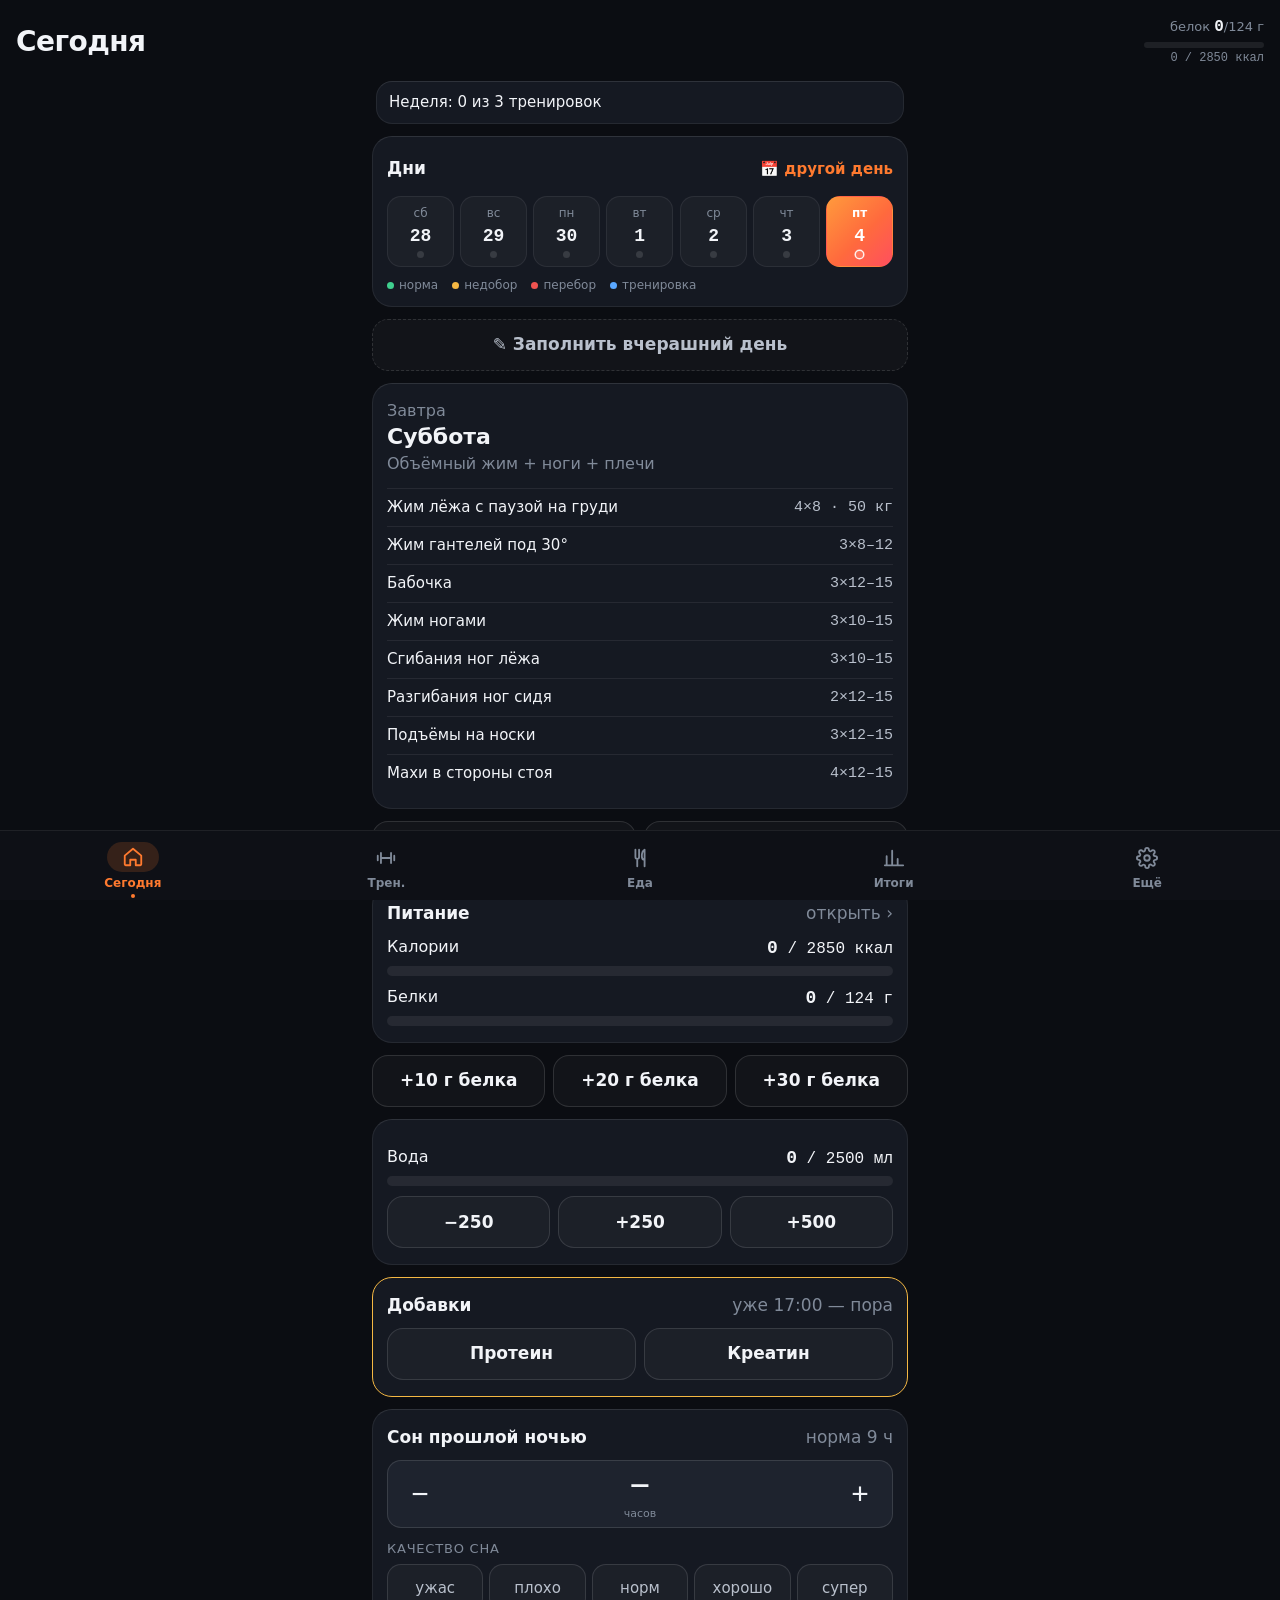
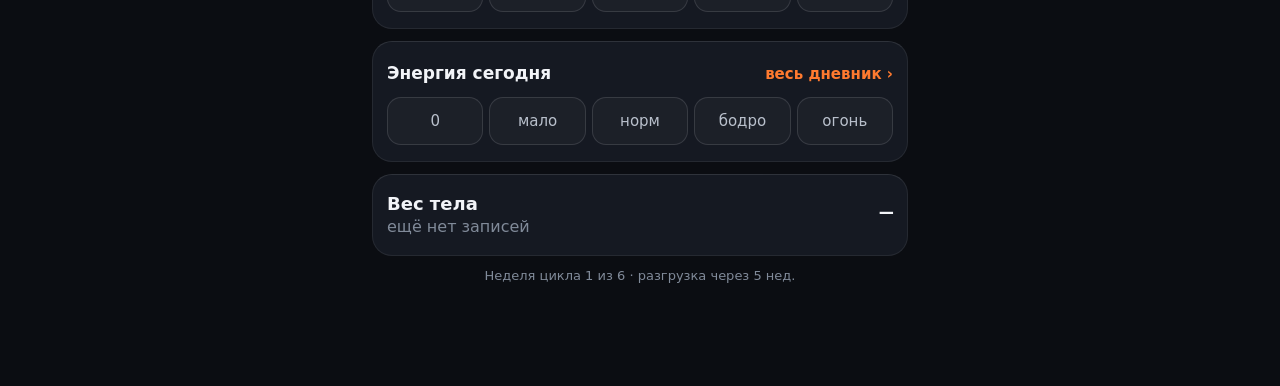
<file: index.html>
<!doctype html>
<html lang="ru">
<head>
<meta charset="utf-8">
<meta name="viewport" content="width=device-width, initial-scale=1, viewport-fit=cover">
<meta name="theme-color" content="#0b0d12">
<meta name="mobile-web-app-capable" content="yes">
<meta name="apple-mobile-web-app-capable" content="yes">
<title>Мой дневник</title>
<link rel="manifest" href="manifest.webmanifest">
<link rel="icon" href="icon.svg" type="image/svg+xml">
<link rel="apple-touch-icon" href="icon-192.png">
<link rel="stylesheet" href="style.css">
</head>
<body>
<header class="top">
  <h1 id="title">Сегодня</h1>
  <div id="topDetail" class="top-detail"></div>
</header>
<main id="view"></main>
<div id="timer" class="timer hidden">
  <div class="timer-main">
    <div class="timer-label" id="timerLabel">Отдых</div>
    <div class="timer-time mono" id="timerTime">0:00</div>
  </div>
  <button class="tbtn" id="timerPlus">+30с</button>
  <button class="tbtn" id="timerStop">✕</button>
</div>
<nav class="tabs">
  <a href="#home" data-tab="home"><span><svg viewBox="0 0 24 24" fill="none" stroke="currentColor" stroke-width="2" stroke-linecap="round" stroke-linejoin="round"><path d="M3 10.5 12 3l9 7.5V20a1 1 0 0 1-1 1h-5v-6h-6v6H4a1 1 0 0 1-1-1z"/></svg></span>Сегодня</a>
  <a href="#train" data-tab="train"><span><svg viewBox="0 0 24 24" fill="none" stroke="currentColor" stroke-width="2" stroke-linecap="round" stroke-linejoin="round"><path d="M6.5 6.5v11M17.5 6.5v11M3 9.5v5M21 9.5v5M6.5 12h11"/></svg></span>Трен.</a>
  <a href="#food" data-tab="food"><span><svg viewBox="0 0 24 24" fill="none" stroke="currentColor" stroke-width="2" stroke-linecap="round" stroke-linejoin="round"><path d="M7 3v8a2 2 0 0 0 2 2v8M11 3v8a2 2 0 0 1-2 2M17 21V3c-2 1-3 4-3 7s1 4 3 4"/></svg></span>Еда</a>
  <a href="#stats" data-tab="stats"><span><svg viewBox="0 0 24 24" fill="none" stroke="currentColor" stroke-width="2" stroke-linecap="round" stroke-linejoin="round"><path d="M4 20V10M10 20V4M16 20v-7M22 20H2"/></svg></span>Итоги</a>
  <a href="#settings" data-tab="settings"><span><svg viewBox="0 0 24 24" fill="none" stroke="currentColor" stroke-width="2" stroke-linecap="round" stroke-linejoin="round"><circle cx="12" cy="12" r="3"/><path d="M19.4 15a1.7 1.7 0 0 0 .3 1.8l.1.1a2 2 0 1 1-2.8 2.8l-.1-.1a1.7 1.7 0 0 0-1.8-.3 1.7 1.7 0 0 0-1 1.5V21a2 2 0 1 1-4 0v-.1a1.7 1.7 0 0 0-1.1-1.5 1.7 1.7 0 0 0-1.8.3l-.1.1a2 2 0 1 1-2.8-2.8l.1-.1a1.7 1.7 0 0 0 .3-1.8 1.7 1.7 0 0 0-1.5-1H3a2 2 0 1 1 0-4h.1a1.7 1.7 0 0 0 1.5-1.1 1.7 1.7 0 0 0-.3-1.8l-.1-.1a2 2 0 1 1 2.8-2.8l.1.1a1.7 1.7 0 0 0 1.8.3H9a1.7 1.7 0 0 0 1-1.5V3a2 2 0 1 1 4 0v.1a1.7 1.7 0 0 0 1 1.5 1.7 1.7 0 0 0 1.8-.3l.1-.1a2 2 0 1 1 2.8 2.8l-.1.1a1.7 1.7 0 0 0-.3 1.8V9a1.7 1.7 0 0 0 1.5 1H21a2 2 0 1 1 0 4h-.1a1.7 1.7 0 0 0-1.5 1z"/></svg></span>Ещё</a>
</nav>
<script src="data.js"></script>
<script src="core.js"></script>
<script src="train.js"></script>
<script src="food.js"></script>
<script src="day.js"></script>
<script src="stats.js"></script>
<script src="xlsx.js"></script>
<script src="settings.js"></script>
</body>
</html>
</file>
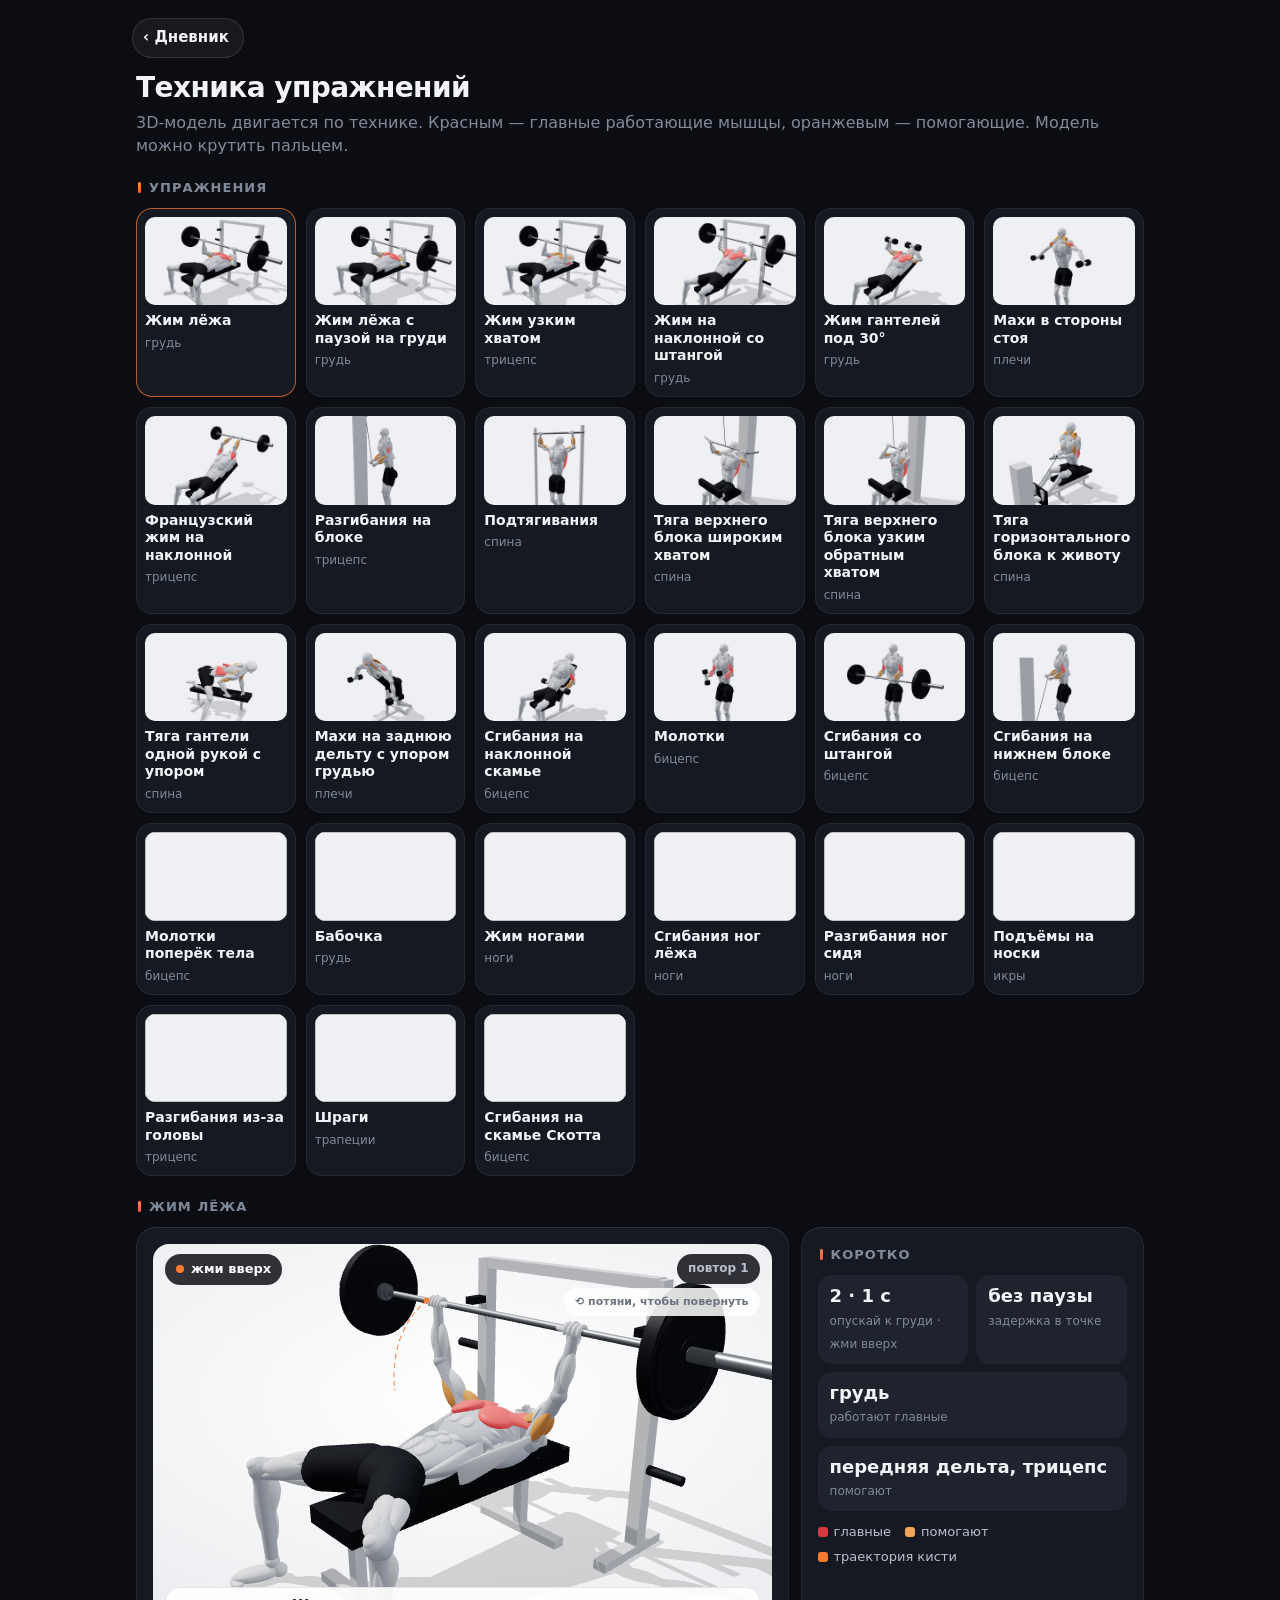
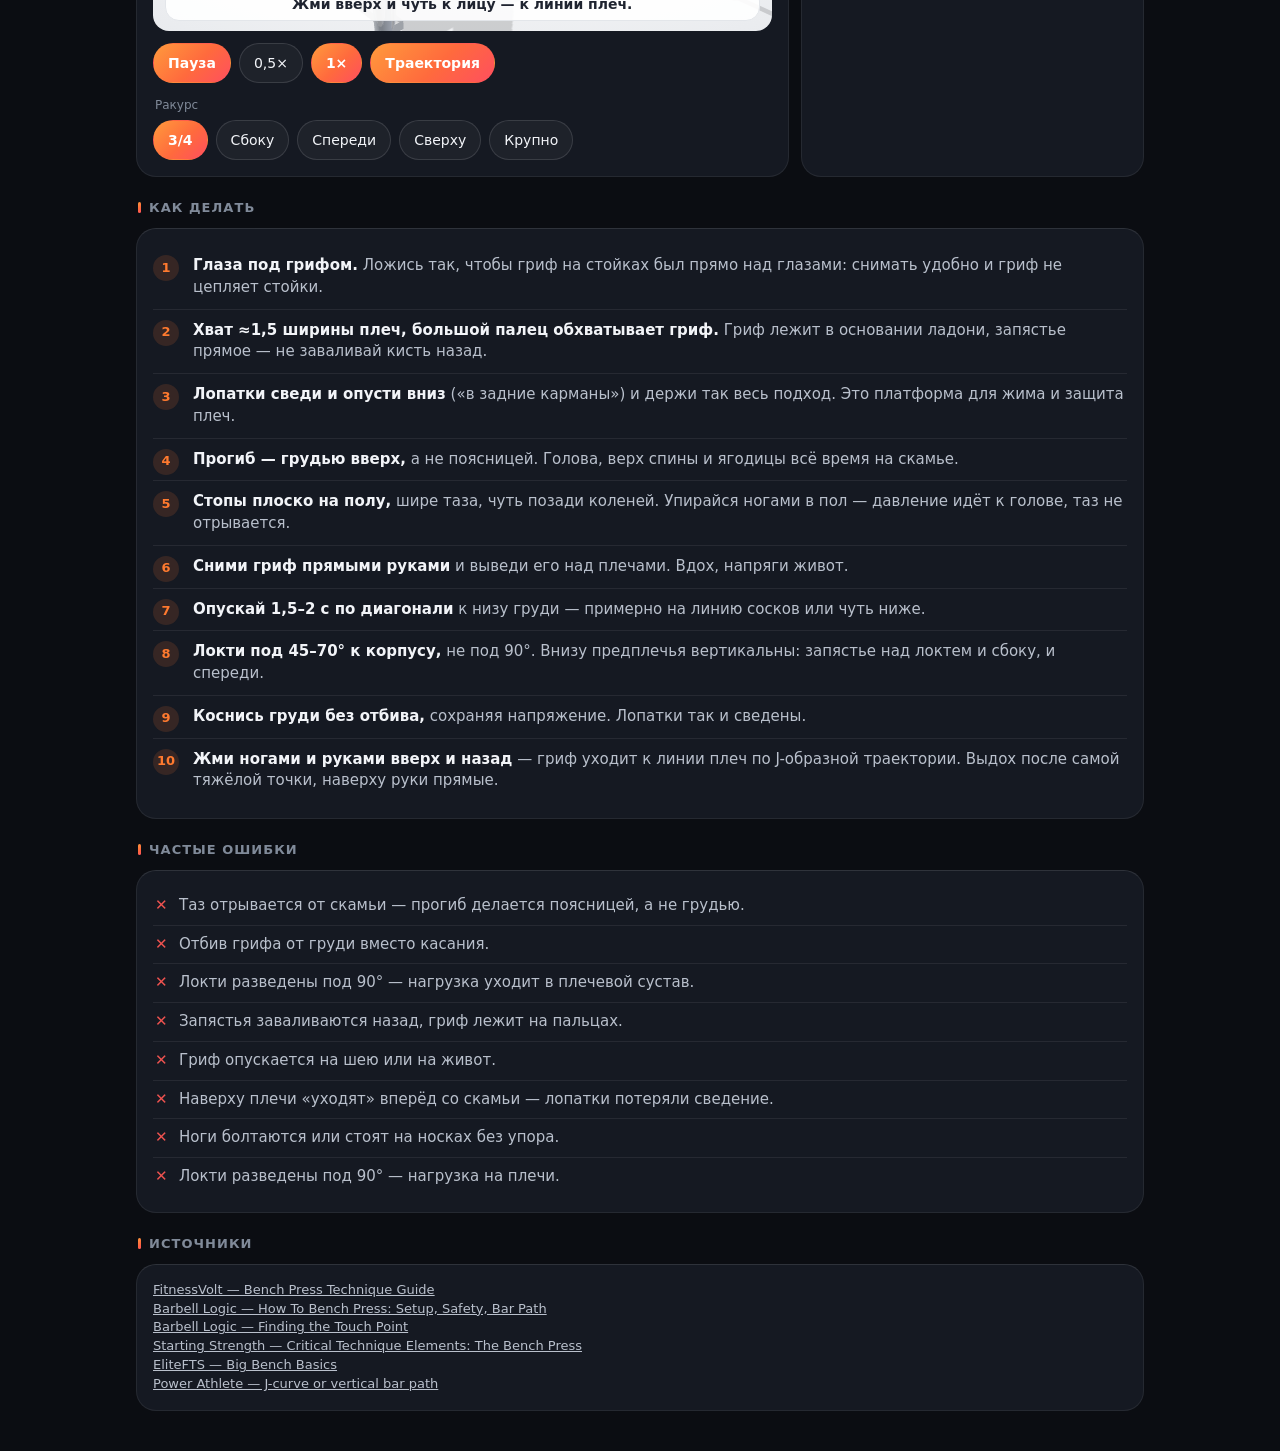
<file: gallery.html>
<!doctype html>
<html lang="ru">
<head>
<meta charset="utf-8">
<meta name="viewport" content="width=device-width, initial-scale=1, viewport-fit=cover">
<meta name="theme-color" content="#0b0d12">
<title>Техника упражнений</title>
<style>
  :root {
    --bg: #0b0d12; --surface: #151922; --surface2: #1e232e;
    --line: rgba(255,255,255,.07); --line2: rgba(255,255,255,.12);
    --text: #f2f4f8; --text2: #b9c0cc; --muted: #808a99;
    --accent: #ff7a2f; --grad: linear-gradient(135deg, #ff9a3c 0%, #ff6a3d 55%, #ff4f5e 100%);
    --ok: #3fcf8e; --danger: #ef5350;
    --ease: cubic-bezier(.2,.8,.2,1);
    color-scheme: dark;
  }
  * { box-sizing: border-box; -webkit-tap-highlight-color: transparent; }
  html, body { margin: 0; background: var(--bg); color: var(--text); }
  body { font: 16px/1.45 system-ui, -apple-system, Roboto, 'Segoe UI', sans-serif; -webkit-font-smoothing: antialiased; }
  main { max-width: 1040px; margin: 0 auto; padding: 18px 16px 40px; }
  h1 { font-size: 28px; margin: 4px 0 2px; letter-spacing: -.02em; }
  .muted { color: var(--muted); }
  .back { display: inline-flex; align-items: center; min-height: 40px; padding: 0 14px 0 10px; margin: 0 0 6px -4px; border-radius: 999px; background: rgba(255,255,255,.05); border: 1px solid var(--line2); color: var(--text); font-weight: 700; font-size: 15px; text-decoration: none; }
  .sec-t { font-size: 13px; font-weight: 700; color: var(--muted); text-transform: uppercase; letter-spacing: .08em; margin: 22px 2px 10px; }
  .sec-t::before { content: ''; display: inline-block; width: 3px; height: 11px; border-radius: 2px; background: var(--grad); margin-right: 8px; vertical-align: -1px; }
  .card { background: var(--surface); border: 1px solid var(--line); border-top-color: rgba(255,255,255,.11); border-radius: 20px; padding: 16px; }

  /* галерея */
  .grid { display: grid; grid-template-columns: repeat(auto-fill, minmax(140px, 1fr)); gap: 10px; }
  .tile { display: block; background: var(--surface); border: 1px solid var(--line); border-radius: 16px; padding: 8px; color: inherit; text-decoration: none; transition: transform .15s var(--ease), border-color .2s; }
  .tile:active { transform: scale(.97); }
  .tile.on { border-color: rgba(255,122,47,.7); }
  .tile img { width: 100%; aspect-ratio: 16/10; object-fit: cover; display: block; border-radius: 10px; background: #eef0f3; }
  .tile b { display: block; margin-top: 7px; font-size: 14px; line-height: 1.25; }
  .tile span { font-size: 12px; color: var(--muted); }

  /* сцена */
  .stage-wrap { display: grid; grid-template-columns: 1fr; gap: 12px; }
  @media (min-width: 860px) { .stage-wrap { grid-template-columns: 1.9fr 1fr; } }
  .scene { position: relative; border-radius: 16px; overflow: hidden; aspect-ratio: 16 / 10; background: radial-gradient(110% 90% at 50% 40%, #ffffff 0%, #f1f2f4 55%, #e3e6ea 100%); touch-action: none; }
  .scene canvas { display: block; width: 100%; height: 100%; cursor: grab; }
  .scene canvas:active { cursor: grabbing; }
  .badge { position: absolute; background: rgba(11,13,18,.84); color: #fff; font-size: 13px; font-weight: 700; padding: 6px 11px; border-radius: 999px; pointer-events: none; }
  .phase { left: 12px; top: 10px; }
  .phase i { display: inline-block; width: 8px; height: 8px; border-radius: 50%; background: var(--accent); margin-right: 7px; vertical-align: 0; }
  .rep { right: 12px; top: 10px; color: var(--text2); font-size: 12px; font-weight: 600; font-variant-numeric: tabular-nums; }
  .cue { left: 12px; right: 12px; bottom: 10px; text-align: center; background: rgba(255,255,255,.9); color: #1f2430; border: 1px solid #e3e6ea; font-weight: 600; font-size: 14px; border-radius: 14px; }
  .drag { right: 12px; top: 44px; background: rgba(255,255,255,.85); color: #6b7280; font-size: 11px; font-weight: 600; }
  .controls { display: flex; flex-wrap: wrap; gap: 8px; margin-top: 12px; }
  .chip { min-height: 40px; padding: 0 14px; border-radius: 999px; border: 1px solid var(--line2); background: rgba(255,255,255,.04); color: var(--text); font: inherit; font-size: 14px; cursor: pointer; transition: transform .14s var(--ease), background .2s; }
  .chip:active { transform: scale(.95); }
  .chip.on { background: var(--grad); border-color: transparent; color: #fff; font-weight: 700; }
  .ctl-t { width: 100%; font-size: 12px; color: var(--muted); margin: 6px 2px -2px; }

  /* техника */
  .steps { list-style: none; margin: 0; padding: 0; counter-reset: s; }
  .steps li { position: relative; padding: 10px 0 10px 40px; border-top: 1px solid var(--line); font-size: 15px; color: var(--text2); }
  .steps li:first-child { border-top: 0; }
  .steps li::before { counter-increment: s; content: counter(s); position: absolute; left: 0; top: 10px; width: 26px; height: 26px; border-radius: 50%; background: rgba(255,122,47,.14); color: var(--accent); font-weight: 800; font-size: 13px; display: grid; place-items: center; }
  .steps b { color: var(--text); }
  .errs { margin: 0; padding: 0; }
  .errs li { padding: 8px 0 8px 26px; position: relative; border-top: 1px solid var(--line); color: var(--text2); font-size: 15px; list-style: none; }
  .errs li:first-child { border-top: 0; }
  .errs li::before { content: '✕'; position: absolute; left: 2px; color: var(--danger); font-weight: 800; }
  .nums { display: grid; grid-template-columns: repeat(2, 1fr); gap: 8px; }
  .num { background: var(--surface2); border-radius: 14px; padding: 10px 12px; }
  .num b { display: block; font-size: 18px; font-variant-numeric: tabular-nums; line-height: 1.25; }
  .num span { font-size: 12px; color: var(--muted); }
  .legend { display: flex; flex-wrap: wrap; gap: 6px 14px; font-size: 13px; color: var(--text2); margin-top: 12px; }
  .legend i { display: inline-block; width: 10px; height: 10px; border-radius: 3px; margin-right: 6px; vertical-align: -1px; }
  .src { font-size: 13px; color: var(--muted); }
  .src a { color: var(--text2); }
  .err-box { position: absolute; inset: 0; display: grid; place-items: center; padding: 24px; text-align: center; color: #4b5563; font-size: 14px; }
</style>
</head>
<body>
<main>
  <a class="back" id="back" href="index.html">‹ Дневник</a>
  <h1>Техника упражнений</h1>
  <div class="muted">3D-модель двигается по технике. Красным — главные работающие мышцы, оранжевым — помогающие. Модель можно крутить пальцем.</div>

  <div class="sec-t">Упражнения</div>
  <div class="grid" id="grid"></div>

  <div class="sec-t" id="exTitle">…</div>
  <div class="stage-wrap">
    <div class="card">
      <div class="scene" id="scene">
        <div class="badge phase" id="phase"><i></i>…</div>
        <div class="badge rep" id="rep">повтор 1</div>
        <div class="badge drag">⟲ потяни, чтобы повернуть</div>
        <div class="badge cue" id="cue">…</div>
      </div>
      <div class="controls">
        <button class="chip on" id="play">Пауза</button>
        <button class="chip" data-speed="0.5">0,5×</button>
        <button class="chip on" data-speed="1">1×</button>
        <button class="chip on" id="pathBtn">Траектория</button>
        <div class="ctl-t">Ракурс</div>
        <button class="chip on" data-view="photo">3/4</button>
        <button class="chip" data-view="side">Сбоку</button>
        <button class="chip" data-view="front">Спереди</button>
        <button class="chip" data-view="top">Сверху</button>
        <button class="chip" data-view="close">Крупно</button>
      </div>
    </div>
    <div class="card">
      <div class="sec-t" style="margin-top:2px">Коротко</div>
      <div class="nums" id="nums"></div>
      <div class="legend" id="legend"></div>
    </div>
  </div>

  <div class="sec-t">Как делать</div>
  <div class="card"><ol class="steps" id="steps"></ol></div>

  <div class="sec-t">Частые ошибки</div>
  <div class="card"><ul class="errs" id="errs"></ul></div>

  <div class="sec-t">Источники</div>
  <div class="card src" id="src"></div>
</main>

<script src="data.js"></script>
<script src="tech-data.js"></script>
<script type="importmap">
{ "imports": {
  "three": "./vendor/three/three.module.js",
  "three/addons/controls/OrbitControls.js": "./vendor/three/OrbitControls.js"
} }
</script>
<script type="module">
import * as THREE from 'three';
import { createStage, scene, M, EX3D, activate, highlight, frame, RIG, V, ease } from './gallery3d.js';

// ---------- тексты ----------
const BENCH_TEXT = {
  steps: [
    '<b>Глаза под грифом.</b> Ложись так, чтобы гриф на стойках был прямо над глазами: снимать удобно и гриф не цепляет стойки.',
    '<b>Хват ≈1,5 ширины плеч, большой палец обхватывает гриф.</b> Гриф лежит в основании ладони, запястье прямое — не заваливай кисть назад.',
    '<b>Лопатки сведи и опусти вниз</b> («в задние карманы») и держи так весь подход. Это платформа для жима и защита плеч.',
    '<b>Прогиб — грудью вверх,</b> а не поясницей. Голова, верх спины и ягодицы всё время на скамье.',
    '<b>Стопы плоско на полу,</b> шире таза, чуть позади коленей. Упирайся ногами в пол — давление идёт к голове, таз не отрывается.',
    '<b>Сними гриф прямыми руками</b> и выведи его над плечами. Вдох, напряги живот.',
    '<b>Опускай 1,5–2 с по диагонали</b> к низу груди — примерно на линию сосков или чуть ниже.',
    '<b>Локти под 45–70° к корпусу,</b> не под 90°. Внизу предплечья вертикальны: запястье над локтем и сбоку, и спереди.',
    '<b>Коснись груди без отбива,</b> сохраняя напряжение. Лопатки так и сведены.',
    '<b>Жми ногами и руками вверх и назад</b> — гриф уходит к линии плеч по J-образной траектории. Выдох после самой тяжёлой точки, наверху руки прямые.',
  ],
  errors: ['Таз отрывается от скамьи — прогиб делается поясницей, а не грудью.', 'Отбив грифа от груди вместо касания.', 'Локти разведены под 90° — нагрузка уходит в плечевой сустав.',
    'Запястья заваливаются назад, гриф лежит на пальцах.', 'Гриф опускается на шею или на живот.', 'Наверху плечи «уходят» вперёд со скамьи — лопатки потеряли сведение.', 'Ноги болтаются или стоят на носках без упора.'],
  sources: [
    ['FitnessVolt — Bench Press Technique Guide', 'https://fitnessvolt.com/powerlifting/guides/bench-press-technique-guide/'],
    ['Barbell Logic — How To Bench Press: Setup, Safety, Bar Path', 'https://barbell-logic.com/how-to-bench-press-setup-safety-bar-path/'],
    ['Barbell Logic — Finding the Touch Point', 'https://barbell-logic.com/finding-the-touch-point-for-your-bench-press/'],
    ['Starting Strength — Critical Technique Elements: The Bench Press', 'https://startingstrength.com/article/critical-technique-elements-part-4-the-bench-press'],
    ['EliteFTS — Big Bench Basics', 'https://www.elitefts.com/education/big-bench-basics'],
    ['Power Athlete — J-curve or vertical bar path', 'https://powerathletehq.com/the-bench-press-j-curve-or-vertical-bar-path/'],
  ],
};
const IDS = Object.keys(EX3D).filter(id => TECH[id]);
const nameOf = id => (DEFAULT_EXERCISES[id] && DEFAULT_EXERCISES[id].name) || id;
const mgOf = id => (DEFAULT_EXERCISES[id] && DEFAULT_EXERCISES[id].mg) || '';
document.getElementById('grid').innerHTML = IDS.map(id => '<a class="tile" href="#' + id + '" data-id="' + id + '"><img alt="" data-thumb="' + id + '"><b>' + nameOf(id) + '</b><span>' + mgOf(id) + '</span></a>').join('');

// ---------- сцена ----------
const host = document.getElementById('scene');
const { renderer, camera, controls } = createStage(host);
function resize() { const w = host.clientWidth, h = host.clientHeight; renderer.setSize(w, h, false); camera.aspect = w / h; camera.updateProjectionMatrix(); }
new ResizeObserver(resize).observe(host); resize();

const pathLine = new THREE.Line(new THREE.BufferGeometry(), new THREE.LineDashedMaterial({ color: 0xff6a3d, dashSize: 0.025, gapSize: 0.018, depthTest: false, transparent: true }));
pathLine.renderOrder = 10; scene.add(pathLine);
const pathDot = new THREE.Mesh(new THREE.SphereGeometry(0.014, 16, 12), new THREE.MeshBasicMaterial({ color: 0xff6a3d, depthTest: false }));
pathDot.renderOrder = 11; scene.add(pathDot);

let cur = null, center = V(), viewKey = 'photo', fly = null, trackLeg = false;
function camFor(k, c, def) {
  const st = def.standing;
  return {
    photo: c.clone().add(def.camPhoto || (st ? V(2.3, 0.45, -2.1) : V(1.8, 1.05, -2.0))),
    side: c.clone().add(V(0, 0.15, 3.0)),
    front: c.clone().add(V(3.0, 0.2, 0.001)),
    top: c.clone().add(V(0, 3.3, 0.01)),
    close: c.clone().add(st ? V(1.1, 0.25, -1.0) : V(0.8, 0.7, -0.9)),
  }[k];
}
function setView(k, instant) {
  viewKey = k; const def = EX3D[cur], pos = camFor(k, center, def);
  if (instant) { camera.position.copy(pos); controls.target.copy(center); controls.update(); fly = null; return; }
  fly = { from: camera.position.clone(), fromT: controls.target.clone(), to: pos, toT: center.clone(), t: 0 };
}
function sampleTrack(id) {
  const def = EX3D[id], pts = [];
  trackLeg = ['leg_press', 'leg_curl', 'leg_ext', 'calf'].includes(id);
  for (let i = 0; i <= 40; i++) { frame(id, i / 40, 0); const p = (trackLeg ? RIG.J.A.L : RIG.J.W.L).clone(); p.z += trackLeg ? 0.12 : 0.08; pts.push(p); }
  pathLine.geometry.setFromPoints(pts); pathLine.computeLineDistances();
}

const T = { tempo: [1, 0.3, 2, 0.3], phase: ['', ''] };
let elapsed = 0, speed = 1, paused = false, last = performance.now(), lastPh = -1, lastRep = 0, ecc0 = false;
function open(id) {
  if (!EX3D[id] || !TECH[id]) id = 'bench';
  cur = id; const t = TECH[id];
  activate(id); highlight(t.prim || [], t.sec || []);
  frame(id, 0.5, 0.5);
  center = EX3D[id].view(); sampleTrack(id);
  setView(viewKey, true);
  elapsed = 0; lastPh = -1; lastRep = 0;
  ecc0 = /^(опускай|медленно)/.test(t.phase[0]);
  document.querySelectorAll('.tile').forEach(x => x.classList.toggle('on', x.dataset.id === id));
  document.getElementById('exTitle').textContent = nameOf(id) + (t.note ? ' · ' + t.note : '');
  const bench = id === 'bench' || id === 'bench_pause';
  document.getElementById('steps').innerHTML = (bench ? BENCH_TEXT.steps : t.cues).map(s => '<li>' + s + '</li>').join('');
  document.getElementById('errs').innerHTML = (bench ? BENCH_TEXT.errors.concat(t.errors.filter(e => !/отбив|таз/i.test(e))) : t.errors).map(s => '<li>' + s + '</li>').join('');
  const [a, h1, b, h2] = t.tempo, mn = l => l.map(m => MUSCLE_NAMES[m] || m).join(', ');
  document.getElementById('nums').innerHTML =
    '<div class="num"><b>' + String(a).replace('.', ',') + ' · ' + String(b).replace('.', ',') + ' с</b><span>' + t.phase[0] + ' · ' + t.phase[1] + '</span></div>' +
    '<div class="num"><b>' + (h1 >= 0.8 ? String(h1).replace('.', ',') + ' с' : 'без паузы') + '</b><span>' + (t.pauseLabel || 'задержка в точке') + '</span></div>' +
    '<div class="num" style="grid-column:1/-1"><b>' + mn(t.prim) + '</b><span>работают главные</span></div>' +
    (t.sec && t.sec.length ? '<div class="num" style="grid-column:1/-1"><b>' + mn(t.sec) + '</b><span>помогают</span></div>' : '');
  document.getElementById('legend').innerHTML = '<span><i style="background:#d63a3f"></i>главные</span><span><i style="background:#f0a35a"></i>помогают</span><span><i style="background:#ff7a2f"></i>траектория ' + (trackLeg ? 'стопы' : 'кисти') + '</span>';
  document.getElementById('src').innerHTML = bench
    ? BENCH_TEXT.sources.map(([n, u]) => '<div><a href="' + u + '" target="_blank" rel="noopener">' + n + '</a></div>').join('')
    : 'Подсказки и ошибки — из программы фитлога. Источники стандартной техники: <a href="https://exrx.net/Lists/Directory" target="_blank" rel="noopener">ExRx.net</a>, <a href="https://www.strongerbyscience.com/" target="_blank" rel="noopener">Stronger by Science</a>.';
}

function plateFade() {
  const d = V().subVectors(camera.position, controls.target).normalize(), k = Math.abs(d.z), op = k > 0.7 ? 1 - Math.min(1, (k - 0.7) / 0.25) * 0.82 : 1;
  for (const m of [M.plate, M.dark]) { m.opacity = op; m.depthWrite = op > 0.99; }
}
const phaseEl = document.getElementById('phase'), repEl = document.getElementById('rep'), cueEl = document.getElementById('cue');
function loop(now) {
  const dt = Math.min(0.1, (now - last) / 1000); last = now;
  if (!paused) elapsed += dt * speed;
  const t = TECH[cur], [ab, hb, ba, ha] = t.tempo, total = ab + hb + ba + ha, c = elapsed % total, rep = Math.floor(elapsed / total) + 1;
  let u, ph;
  if (c < ab) { u = ease(c / ab); ph = 0; } else if (c < ab + hb) { u = 1; ph = 1; } else if (c < ab + hb + ba) { u = 1 - ease((c - ab - hb) / ba); ph = 2; } else { u = 0; ph = 3; }
  const conc = ecc0 ? ph >= 2 : ph < 2, effort = conc ? 1 : 0.45;
  frame(cur, u, ph === 1 || ph === 3 ? 0.55 : effort);
  pathDot.position.copy(trackLeg ? RIG.J.A.L : RIG.J.W.L); pathDot.position.z += trackLeg ? 0.12 : 0.08;
  if (ph !== lastPh) {
    lastPh = ph;
    const lbl = ph === 0 ? t.phase[0] + ' · ' + ab + ' с' : ph === 2 ? t.phase[1] + ' · ' + ba + ' с' : ph === 1 && hb >= 0.8 ? (t.pauseLabel || 'задержка') : (ph === 1 ? t.phase[0] : t.phase[1]);
    phaseEl.lastChild.textContent = lbl.replace('.', ',');
    cueEl.textContent = t.cues[ph % t.cues.length];
  }
  if (rep !== lastRep) { lastRep = rep; repEl.textContent = 'повтор ' + rep; }
  if (fly) { fly.t = Math.min(1, fly.t + dt / 0.9); const k = ease(fly.t); camera.position.lerpVectors(fly.from, fly.to, k); controls.target.lerpVectors(fly.fromT, fly.toT, k); if (fly.t >= 1) fly = null; }
  controls.update(); plateFade();
  renderer.render(scene, camera);
  requestAnimationFrame(loop);
}

// ---------- превью карточек: по одному упражнению за раз, своим маленьким рендером ----------
const thumbR = new THREE.WebGLRenderer({ antialias: true, alpha: true, preserveDrawingBuffer: true });
thumbR.setSize(320, 200); thumbR.shadowMap.enabled = true; thumbR.outputColorSpace = THREE.SRGBColorSpace; thumbR.toneMapping = THREE.ACESFilmicToneMapping;
thumbR.setClearColor(0xeef0f3, 1);
const thumbCam = new THREE.PerspectiveCamera(32, 1.6, 0.05, 40);
function makeThumbs(list) {
  if (!list.length) { activate(cur); highlight(TECH[cur].prim, TECH[cur].sec); return; }
  const id = list.shift(), t = TECH[id], c = EX3D[id].view();
  activate(id); highlight(t.prim, t.sec); frame(id, 0.55, 0.8);
  thumbCam.position.copy(camFor('photo', c, EX3D[id])); thumbCam.lookAt(c);
  for (const m of [M.plate, M.dark]) { m.opacity = 1; m.depthWrite = true; }
  pathLine.visible = pathDot.visible = false;
  thumbR.render(scene, thumbCam);
  pathLine.visible = pathDot.visible = pathBtn.classList.contains('on');
  const img = document.querySelector('[data-thumb="' + id + '"]'); if (img) img.src = thumbR.domElement.toDataURL('image/jpeg', 0.82);
  activate(cur); highlight(TECH[cur].prim, TECH[cur].sec);
  setTimeout(() => makeThumbs(list), 30);
}

// ---------- управление ----------
const playBtn = document.getElementById('play');
playBtn.onclick = () => { paused = !paused; playBtn.textContent = paused ? 'Играть' : 'Пауза'; playBtn.classList.toggle('on', !paused); };
document.querySelectorAll('[data-speed]').forEach(b => b.onclick = () => { speed = +b.dataset.speed; document.querySelectorAll('[data-speed]').forEach(x => x.classList.toggle('on', x === b)); });
document.querySelectorAll('[data-view]').forEach(b => b.onclick = () => { setView(b.dataset.view); document.querySelectorAll('[data-view]').forEach(x => x.classList.toggle('on', x === b)); });
const pathBtn = document.getElementById('pathBtn');
pathBtn.onclick = () => { const on = !pathBtn.classList.contains('on'); pathBtn.classList.toggle('on', on); pathLine.visible = pathDot.visible = on; };
// «‹ Дневник»: если пришли из приложения — просто назад, иначе на главную
document.getElementById('back').onclick = e => { if (document.referrer && new URL(document.referrer).origin === location.origin && history.length > 1) { e.preventDefault(); history.back(); } };
window.addEventListener('hashchange', () => { open(location.hash.slice(1)); document.getElementById('exTitle').scrollIntoView({ behavior: 'smooth', block: 'start' }); });

open(location.hash.slice(1) || 'bench');
requestAnimationFrame(loop);
setTimeout(() => makeThumbs(IDS.slice()), 400);
window.__g = { open, frame, RIG, setView, get cur() { return cur; }, set paused(v) { paused = v; }, set elapsed(v) { elapsed = v; }, render: () => { controls.update(); plateFade(); renderer.render(scene, camera); } };
</script>
<script>
setTimeout(() => { if (!document.querySelector('#scene canvas')) document.getElementById('scene').insertAdjacentHTML('beforeend', '<div class="err-box">3D не загрузился: браузер не поддерживает WebGL или файлы ещё не скачались — открой страницу один раз с интернетом.' + (location.protocol === 'file:' ? ' И открой страницу через сервер, а не двойным кликом по файлу.' : '') + '</div>'); }, 4000);
</script>
</body>
</html>
</file>
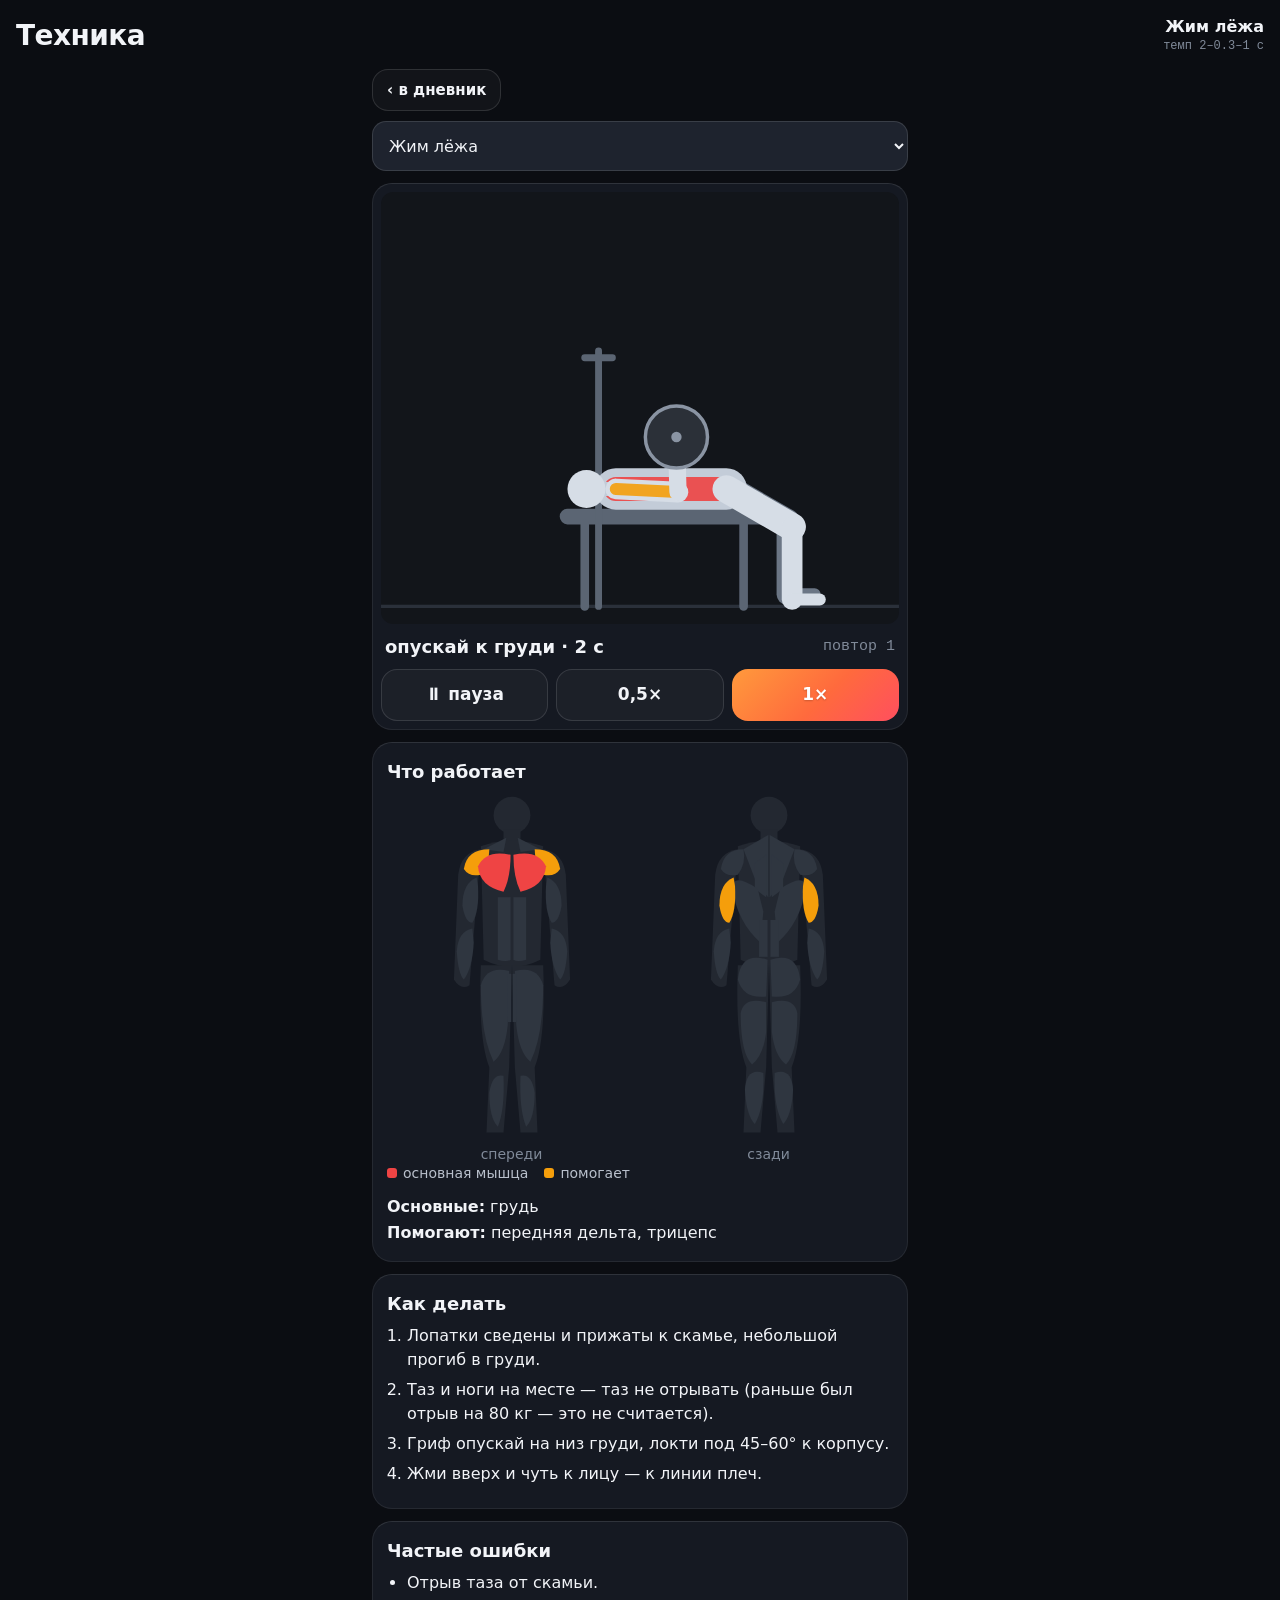
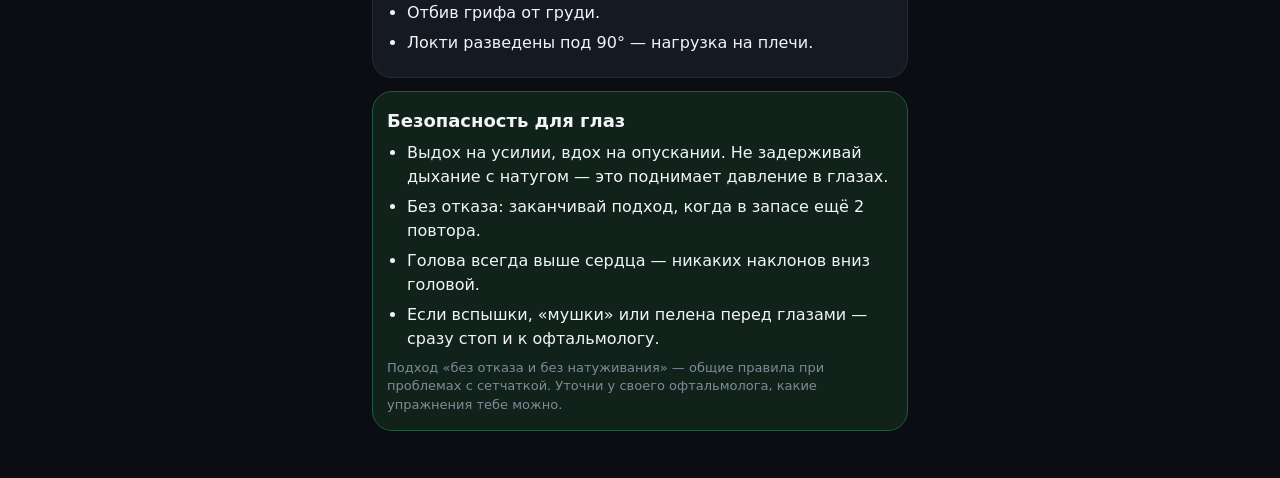
<file: tech.html>
<!doctype html>
<html lang="ru">
<head>
<meta charset="utf-8">
<meta name="viewport" content="width=device-width, initial-scale=1, viewport-fit=cover">
<meta name="theme-color" content="#0e1014">
<title>Техника упражнений</title>
<link rel="manifest" href="manifest.webmanifest">
<link rel="icon" href="icon.svg" type="image/svg+xml">
<link rel="stylesheet" href="style.css">
<style>
  body { padding-bottom: 24px; }
  .stage-card { padding: 8px; }
  .stage { width: 100%; height: auto; display: block; background: #12151a; border-radius: 12px; }
  .ph { display: flex; justify-content: space-between; align-items: center; gap: 8px; margin: 10px 4px 2px; font-size: 18px; font-weight: 700; }
  .ph .mono { font-size: 15px; color: var(--muted); font-weight: 500; }
  .maps { display: grid; grid-template-columns: 1fr 1fr; gap: 8px; }
  .bm { margin: 0; text-align: center; }
  .bm svg { width: 100%; max-width: 170px; height: auto; }
  .bm figcaption { color: var(--muted); font-size: 14px; }
  .legend i { border-radius: 3px; }
  .mlist { font-size: 16px; margin-top: 10px; line-height: 1.6; }
  .tlist { margin: 8px 0 0; padding-left: 20px; font-size: 16px; line-height: 1.5; }
  .tlist li { margin: 6px 0; }
  .safety { border-color: #23573f; background: #10221a; }
  .chips .chip { min-height: 40px; }
  .exsel { margin: 0 0 12px; }
  .back { display: inline-flex; margin: 0 0 10px; }
</style>
</head>
<body>
<header class="top">
  <h1 id="title">Техника</h1>
  <div class="top-detail" id="topDetail"></div>
</header>
<main>
  <a class="btn ghost small back" href="index.html#train">‹ в дневник</a>
  <select id="exSel" class="sel exsel"></select>
  <section class="card stage-card">
    <svg class="stage" id="stage" viewBox="0 0 300 250" role="img" aria-label="анимация техники"></svg>
    <div class="ph"><span id="phase">—</span><span class="mono" id="rep"></span></div>
    <div class="grid3" style="margin:10px 0 0">
      <button class="btn ghost" id="btnPause">⏸ пауза</button>
      <button class="btn ghost" id="btnSlow">0,5×</button>
      <button class="btn primary" id="btnNorm">1×</button>
    </div>
  </section>
  <section class="card">
    <div class="exname">Что работает</div>
    <div class="maps" id="maps"></div>
    <div class="legend"><span><i style="background:#ef4444"></i>основная мышца</span><span><i style="background:#f59e0b"></i>помогает</span></div>
    <div class="mlist" id="mlist"></div>
  </section>
  <section class="card"><div class="exname">Как делать</div><ol class="tlist" id="cues"></ol></section>
  <section class="card"><div class="exname">Частые ошибки</div><ul class="tlist" id="errs"></ul></section>
  <section class="card safety"><div class="exname">Безопасность для глаз</div><ul class="tlist" id="safe"></ul>
    <div class="muted small-note" style="margin:8px 0 0">Подход «без отказа и без натуживания» — общие правила при проблемах с сетчаткой. Уточни у своего офтальмолога, какие упражнения тебе можно.</div></section>
</main>
<script src="data.js"></script>
<script src="tech-data.js"></script>
<script src="tech.js"></script>
<script>
  // Имена упражнений: из сохранённого дневника (если переименовывал), иначе стандартные
  let names = {};
  try { const s = JSON.parse(localStorage.getItem('fitlog-v1')); if (s && s.exercises) for (const k in s.exercises) names[k] = s.exercises[k].name; } catch (e) { }
  const nameOf = id => names[id] || (DEFAULT_EXERCISES[id] || {}).name || id;
  const esc = s => String(s).replace(/[&<>"]/g, c => ({ '&': '&amp;', '<': '&lt;', '>': '&gt;', '"': '&quot;' }[c]));
  const sel = document.getElementById('exSel');
  const groups = DEFAULT_PROGRAM.map(d => [d.title, d.items.map(i => i.ex)]);
  groups.push(['Запасные', Object.keys(DEFAULT_EXERCISES).filter(id => DEFAULT_EXERCISES[id].spare)]);
  sel.innerHTML = groups.map(([t, ids]) => '<optgroup label="' + esc(t) + '">' + ids.filter(id => TECH[id]).map(id => '<option value="' + id + '">' + esc(nameOf(id)) + '</option>').join('') + '</optgroup>').join('');
  sel.onchange = () => { location.hash = sel.value; };

  let player = null, speed = 1;
  function show() {
    const id = TECH[location.hash.slice(1)] ? location.hash.slice(1) : 'bench', ex = TECH[id];
    sel.value = id;
    document.getElementById('title').textContent = 'Техника';
    document.getElementById('topDetail').innerHTML = '<div class="td-row"><b>' + esc(nameOf(id)) + '</b></div><div class="td-sub muted mono">темп ' + ex.tempo[0] + '–' + ex.tempo[1] + '–' + ex.tempo[2] + ' с</div>';
    if (player) player.stop();
    player = techPlayer(document.getElementById('stage'), ex, (ph, rep) => {
      document.getElementById('phase').textContent = ph;
      document.getElementById('rep').textContent = 'повтор ' + rep + (ex.note ? ' · ' + ex.note : '');
    });
    player.setSpeed(speed);
    document.getElementById('btnPause').textContent = '⏸ пауза';
    document.getElementById('maps').innerHTML = bodyMap(ex, MAP_FRONT, 'спереди') + bodyMap(ex, MAP_BACK, 'сзади');
    document.getElementById('mlist').innerHTML = '<b>Основные:</b> ' + ex.prim.map(m => MUSCLE_NAMES[m]).join(', ') +
      (ex.sec.length ? '<br><b>Помогают:</b> ' + ex.sec.map(m => MUSCLE_NAMES[m]).join(', ') : '');
    document.getElementById('cues').innerHTML = ex.cues.map(c => '<li>' + esc(c) + '</li>').join('');
    document.getElementById('errs').innerHTML = ex.errors.map(c => '<li>' + esc(c) + '</li>').join('');
    document.getElementById('safe').innerHTML = SAFETY.map(c => '<li>' + esc(c) + '</li>').join('');
  }
  document.getElementById('btnPause').onclick = e => { e.target.textContent = player.toggle() ? '▶ дальше' : '⏸ пауза'; };
  const setSp = s => { speed = s; player.setSpeed(s); document.getElementById('btnSlow').className = 'btn ' + (s < 1 ? 'primary' : 'ghost'); document.getElementById('btnNorm').className = 'btn ' + (s === 1 ? 'primary' : 'ghost'); };
  document.getElementById('btnSlow').onclick = () => setSp(0.5);
  document.getElementById('btnNorm').onclick = () => setSp(1);
  window.addEventListener('hashchange', () => { show(); scrollTo(0, 0); });
  show();
</script>
</body>
</html>
</file>
<file: style.css>
:root {
  --bg: #0b0d12;
  --surface: #151922;
  --surface2: #1e232e;
  --line: rgba(255,255,255,.07);
  --line2: rgba(255,255,255,.12);
  --text: #f2f4f8;
  --text2: #b9c0cc;
  --muted: #808a99;
  --accent: #ff7a2f;
  --accent2: #ff4f5e;
  --grad: linear-gradient(135deg, #ff9a3c 0%, #ff6a3d 55%, #ff4f5e 100%);
  --accent-ink: #1c0c02;
  --ok: #3fcf8e;
  --warn: #f5b843;
  --danger: #ef5350;
  --s1: #e8650f;   /* рабочий вес — проверено валидатором на тёмном фоне */
  --s2: #3b8fe8;   /* расчётный 1ПМ */
  --shadow: none;
  --ease: cubic-bezier(.2,.8,.2,1);
  --spring: cubic-bezier(.34,1.56,.64,1);
  --mono: 'Roboto Mono', 'JetBrains Mono', 'Droid Sans Mono', ui-monospace, monospace;
  color-scheme: dark;
}
* { box-sizing: border-box; -webkit-tap-highlight-color: transparent; }
html, body { margin: 0; background: var(--bg); color: var(--text); }
body {
  font: 16px/1.4 system-ui, -apple-system, Roboto, 'Segoe UI', sans-serif;
  padding: env(safe-area-inset-top) 0 calc(76px + env(safe-area-inset-bottom));
  overscroll-behavior-y: contain;
}
body.has-timer { padding-bottom: calc(150px + env(safe-area-inset-bottom)); }
a { color: inherit; text-decoration: none; }
.mono { font-family: var(--mono); font-variant-numeric: tabular-nums; }
.muted { color: var(--muted); }
.center { text-align: center; }
.hidden { display: none !important; }

/* шапка */
.top { display: flex; align-items: center; justify-content: space-between; gap: 12px; padding: 14px 16px 8px; position: sticky; top: 0; background: var(--bg); z-index: 5; }
.top h1 { margin: 0; font-size: 26px; font-weight: 800; letter-spacing: -.01em; }
.top-detail { text-align: right; font-size: 13px; min-width: 120px; }
.td-row b { font-size: 16px; }
.td-bar { height: 6px; background: var(--surface2); border-radius: 3px; margin: 4px 0 2px; overflow: hidden; }
.td-bar i { display: block; height: 100%; background: var(--accent); border-radius: 3px; }
.td-sub { font-size: 12px; }

main { padding: 4px 12px 12px; max-width: 560px; margin: 0 auto; }

/* карточки */
.card { display: block; background: var(--surface); border: 1px solid var(--line); border-radius: 16px; padding: 14px 12px; margin: 0 0 12px; }
.card.hero { border-color: #3a2a1f; background: linear-gradient(180deg, #1d1712, var(--surface)); }
.row-card { display: flex; align-items: center; justify-content: space-between; gap: 12px; }
.row-card.due { border-color: var(--warn); }
.big { font-size: 22px; font-weight: 800; }
.huge { font-size: 46px; font-weight: 700; min-width: 120px; text-align: center; }
.exname { font-size: 18px; font-weight: 700; }
.empty { color: var(--muted); padding: 28px 12px; text-align: center; font-size: 16px; }
.small-note { font-size: 13px; margin: 0 4px 12px; }
.banner { border-radius: 14px; padding: 12px 14px; margin: 0 0 12px; font-size: 16px; }
.banner.deload { background: #12261d; border: 1px solid #23573f; color: #bff0d6; }
.pill { display: inline-block; font-size: 13px; padding: 3px 10px; border-radius: 999px; background: var(--surface2); color: var(--text2); margin-right: 6px; }
.pill.ok { background: #143323; color: #9be8bf; }
.pill.warn { background: #3a2c10; color: var(--warn); }

/* кнопки */
.btn { display: inline-flex; align-items: center; justify-content: center; min-height: 52px; padding: 0 18px; border-radius: 14px; border: 1px solid var(--line); background: var(--surface2); color: var(--text); font-family: inherit; font-weight: 600; font-size: 17px; line-height: 1; cursor: pointer; }
.btn.primary { background: var(--accent); color: var(--accent-ink); border-color: var(--accent); font-weight: 800; }
.btn.ghost { background: transparent; }
.btn.danger { background: transparent; color: var(--danger); border-color: #4a2626; }
.btn.small { min-height: 42px; font-size: 15px; padding: 0 14px; }
.btn.wide { display: flex; width: 100%; margin: 12px 0 0; }
main > .btn.wide { margin: 0 0 12px; }
.btn:active, .check:active, .stepper button:active { transform: scale(.96); }
.icon { background: none; border: 0; color: var(--text2); font-size: 22px; min-width: 44px; min-height: 44px; cursor: pointer; }
.rowbtns { display: flex; gap: 8px; margin-top: 10px; flex-wrap: wrap; }
.others { display: flex; gap: 8px; align-items: center; flex-wrap: wrap; margin: 0 0 12px; }
.feel { display: grid; grid-template-columns: repeat(3, 1fr); gap: 8px; margin-top: 8px; }
.feel .btn { padding: 0 6px; }

/* план на главной */
.plan { list-style: none; padding: 0; margin: 12px 0 0; }
.plan li { display: flex; justify-content: space-between; gap: 10px; padding: 8px 0; border-top: 1px solid var(--line); font-size: 15px; }
.plan li span:last-child { color: var(--text2); white-space: nowrap; }

/* тренировка */
.whead { display: flex; justify-content: space-between; align-items: center; margin: 0 4px 10px; }
.exhead { display: flex; justify-content: space-between; align-items: flex-start; gap: 8px; }
.hint { color: var(--accent); font-size: 15px; font-weight: 600; margin: 6px 0 4px; }
.sub { font-size: 13px; color: var(--muted); text-transform: uppercase; letter-spacing: .06em; margin: 12px 0 4px; }
.set { display: grid; grid-template-columns: 24px 1fr 1fr 52px; gap: 6px; align-items: center; margin-top: 8px; }
.set.warm { opacity: .75; }
.set.done .val { color: var(--ok); }
.sn { color: var(--muted); font-size: 15px; text-align: center; }
.stepper { display: flex; align-items: stretch; background: var(--surface2); border: 1px solid var(--line); border-radius: 12px; overflow: hidden; height: 56px; }
.stepper button { flex: 0 0 36px; background: none; border: 0; color: var(--text); font-size: 24px; cursor: pointer; padding: 0; }
.stepper .val { flex: 1; display: flex; flex-direction: column; align-items: center; justify-content: center; font-size: 21px; font-weight: 700; min-width: 0; }
.stepper .val small { font-family: system-ui, sans-serif; font-size: 11px; font-weight: 500; color: var(--muted); margin-top: 1px; }
.check { width: 52px; height: 56px; border-radius: 12px; border: 2px solid var(--line); background: transparent; color: var(--accent-ink); font-size: 28px; font-weight: 900; cursor: pointer; }
.check.on { background: var(--ok); border-color: var(--ok); }
.big-check { width: 56px; }
.prev { color: var(--muted); font-size: 13px; padding: 3px 0 0 30px; }
textarea, .txt, .sel, .field input { width: 100%; background: var(--surface2); color: var(--text); border: 1px solid var(--line); border-radius: 12px; padding: 12px; font-family: inherit; font-size: 16px; line-height: 1.4; margin-top: 8px; }
.sel { min-height: 50px; }

/* таймер */
.timer { position: fixed; left: 8px; right: 8px; bottom: calc(68px + env(safe-area-inset-bottom)); max-width: 544px; margin: 0 auto; display: flex; align-items: center; gap: 8px; background: #241a12; border: 1px solid var(--accent); border-radius: 18px; padding: 8px 8px 8px 16px; z-index: 20; box-shadow: 0 6px 24px rgba(0,0,0,.5); }
.timer.over { background: #10291c; border-color: var(--ok); }
.timer-main { flex: 1; min-width: 0; }
.timer-label { font-size: 13px; color: var(--text2); white-space: nowrap; overflow: hidden; text-overflow: ellipsis; }
.timer-time { font-size: 34px; font-weight: 700; line-height: 1.1; }
.tbtn { min-width: 60px; height: 52px; border-radius: 12px; border: 1px solid var(--line); background: var(--surface2); color: var(--text); font-family: inherit; font-weight: 700; font-size: 16px; }

/* нижние вкладки */
.tabs { position: fixed; left: 0; right: 0; bottom: 0; display: grid; grid-template-columns: repeat(5, 1fr); background: #0b0d10; border-top: 1px solid var(--line); padding-bottom: env(safe-area-inset-bottom); z-index: 10; }
.tabs a { display: flex; flex-direction: column; align-items: center; gap: 2px; padding: 8px 0 9px; font-size: 12px; color: var(--muted); }
.tabs a span { font-size: 21px; filter: grayscale(1); opacity: .7; }
.tabs a.on { color: var(--accent); }
.tabs a.on span { filter: none; opacity: 1; }

/* история */
.hist-top { display: flex; justify-content: space-between; gap: 8px; font-size: 18px; }
.hist-meta { color: var(--text2); font-size: 14px; margin: 4px 0 6px; }

/* прогресс */
.tiles { display: grid; grid-template-columns: repeat(auto-fit, minmax(96px, 1fr)); gap: 8px; margin: 0 0 12px; }
.tile { background: var(--surface); border: 1px solid var(--line); border-radius: 14px; padding: 10px 12px; }
.tile .muted { font-size: 13px; }
.legend { display: flex; gap: 16px; font-size: 14px; color: var(--text2); margin: 0 0 6px; }
.legend i, .tip i { display: inline-block; width: 10px; height: 10px; border-radius: 3px; margin-right: 6px; }
.chart { position: relative; touch-action: pan-y; }
.chart svg { width: 100%; height: auto; display: block; overflow: visible; }
.chart .grid { stroke: var(--line); stroke-width: 1; }
.chart .ax { fill: var(--muted); font-size: 12px; font-family: var(--mono); }
.chart .lbl { fill: var(--text); font-size: 12px; font-weight: 700; font-family: var(--mono); }
.chart .goal { stroke: var(--text2); stroke-width: 1.5; stroke-dasharray: 5 4; }
.chart .ln { fill: none; stroke-width: 2; stroke-linejoin: round; stroke-linecap: round; }
.chart .dot { stroke: var(--surface); stroke-width: 2; }
.chart .cross { stroke: var(--text2); stroke-width: 1; }
.tip { position: absolute; top: 4px; background: #0b0d10; border: 1px solid var(--line); border-radius: 10px; padding: 8px 10px; font-size: 13px; pointer-events: none; white-space: nowrap; z-index: 2; }
.tbl { width: 100%; border-collapse: collapse; font-size: 14px; }
.tbl th { text-align: left; color: var(--muted); font-weight: 500; padding: 4px 4px 6px; }
.tbl td { padding: 8px 4px; border-top: 1px solid var(--line); vertical-align: middle; }

/* вес тела */
.body-in { display: grid; grid-template-columns: repeat(4, 1fr); gap: 8px; margin: 4px 0 0; }
.body-in .btn { padding: 0 4px; font-size: 17px; }
.huge { margin: 6px 0 10px; cursor: pointer; }
.stepper .val { cursor: pointer; }

/* программа */
.pitem { border-top: 1px solid var(--line); margin-top: 12px; padding-top: 10px; }
.pitem-top { display: flex; align-items: center; gap: 8px; }
.pitem-top .sel { margin-top: 0; }
.pgrid { display: grid; grid-template-columns: repeat(auto-fit, minmax(92px, 1fr)); gap: 8px; margin-top: 8px; }
.field { display: block; font-size: 13px; color: var(--muted); }
.field input { margin-top: 4px; padding: 10px; font-family: var(--mono); }

/* переключатели */
.sw { appearance: none; width: 54px; height: 32px; border-radius: 16px; background: var(--surface2); border: 1px solid var(--line); position: relative; flex: 0 0 auto; cursor: pointer; }
.sw::after { content: ''; position: absolute; top: 3px; left: 3px; width: 24px; height: 24px; border-radius: 50%; background: var(--muted); transition: transform .15s; }
.sw:checked { background: var(--accent); border-color: var(--accent); }
.sw:checked::after { transform: translateX(22px); background: #fff; }

/* окно выбора */
.sheet-bg { position: fixed; inset: 0; background: rgba(0,0,0,.6); z-index: 50; display: flex; align-items: flex-end; justify-content: center; }
.sheet { background: var(--surface); border-radius: 20px 20px 0 0; width: 100%; max-width: 560px; max-height: 82vh; overflow: auto; padding: 8px 12px calc(12px + env(safe-area-inset-bottom)); }
.sheet-t { font-weight: 800; font-size: 18px; padding: 12px 6px; }
.sheet-o { display: block; width: 100%; text-align: left; min-height: 52px; padding: 0 12px; background: none; border: 0; border-top: 1px solid var(--line); color: var(--text); font-family: inherit; font-size: 17px; }
.sheet-o.danger { color: var(--danger); }
.sheet-o.cancel { color: var(--muted); text-align: center; }
.toast { position: fixed; left: 50%; top: 16px; transform: translateX(-50%); background: var(--surface2); border: 1px solid var(--line); padding: 12px 18px; border-radius: 12px; z-index: 60; font-weight: 600; box-shadow: 0 6px 24px rgba(0,0,0,.5); }

@media (max-width: 360px) {
  .set { grid-template-columns: 20px 1fr 1fr 46px; gap: 4px; }
  .stepper button { flex-basis: 30px; }
  .stepper .val { font-size: 18px; }
  .check { width: 46px; }
  .top h1 { font-size: 22px; }
}

/* ---------- v2: питание, дневник, итоги ---------- */
.grid2 { display: grid; grid-template-columns: 1fr 1fr; gap: 8px; margin: 0 0 12px; }
.grid3 { display: grid; grid-template-columns: repeat(3, 1fr); gap: 8px; margin: 0 0 12px; }
.card .grid2, .card .grid3 { margin: 10px 0 0; }
.grid2 .btn, .grid3 .btn { padding: 0 8px; }
.grid2 .card { margin: 0; }
.sec-t { font-size: 14px; color: var(--muted); text-transform: uppercase; letter-spacing: .06em; margin: 18px 4px 8px; }
.say { font-size: 16px; color: var(--text2); margin-top: 10px; }
.top-say { margin: 0 4px 12px; color: var(--text); background: var(--surface); border: 1px solid var(--line); border-radius: 14px; padding: 10px 12px; font-size: 15px; }
.say-p { margin: 8px 0 0; font-size: 16px; line-height: 1.45; color: var(--text); }
.grow { flex: 1; min-width: 0; }
.chips { display: flex; flex-wrap: wrap; gap: 8px; margin: 0 0 12px; }
.card .chips { margin: 10px 0 0; }
.chip { display: inline-flex; align-items: center; min-height: 42px; padding: 0 14px; border-radius: 999px; border: 1px solid var(--line); background: var(--surface2); color: var(--text); font-family: inherit; font-size: 15px; cursor: pointer; }
.chip.on { background: var(--accent); color: var(--accent-ink); border-color: var(--accent); font-weight: 700; }
.whead { flex-wrap: wrap; gap: 8px; justify-content: flex-start; }

.meter { margin: 10px 0 0; }
.meter-top { display: flex; justify-content: space-between; font-size: 16px; }
.meter-top b { font-size: 18px; }
.meter-bar { height: 12px; background: var(--surface2); border-radius: 6px; overflow: hidden; margin-top: 5px; }
.meter-bar i { display: block; height: 100%; border-radius: 6px; background: var(--s1); transition: width .2s; }
.meter.p .meter-bar i, .meter.water .meter-bar i { background: var(--s2); }
.meter.f .meter-bar i { background: var(--warn); }
.meter .meter-bar i.full { background: var(--ok); }
.meter .meter-bar i.over { background: var(--danger); }

.rating { display: grid; grid-template-columns: repeat(5, 1fr); gap: 6px; margin-top: 6px; }
.rating button { min-height: 48px; border-radius: 12px; border: 1px solid var(--line); background: var(--surface2); color: var(--text2); font-family: inherit; font-size: 15px; padding: 0 2px; cursor: pointer; }
.rating button.on { background: var(--accent); color: var(--accent-ink); border-color: var(--accent); font-weight: 800; }
.big-step { height: 68px; margin-top: 10px; }
.big-step .val { font-size: 28px; }
.big-step button { flex-basis: 64px; font-size: 30px; }

.datenav { display: flex; gap: 8px; margin: 0 0 12px; }
.datenav .btn { min-width: 56px; font-size: 22px; padding: 0 10px; }
.datenav .grow { font-size: 17px; }
.btn.off { opacity: .3; }
.btn.okb { background: #143323; border-color: var(--ok); color: #bff0d6; }
.card.okc { border-color: #23573f; }
.meal-h { display: flex; justify-content: space-between; align-items: baseline; gap: 8px; font-size: 17px; }
.food-row { display: flex; gap: 12px; width: 100%; text-align: left; background: none; border: 0; border-top: 1px solid var(--line); color: var(--text); font-family: inherit; font-size: 16px; padding: 12px 0; cursor: pointer; line-height: 1.5; }
.food-row:first-of-type { border-top: 0; }
.meal-h + .food-row { border-top: 1px solid var(--line); margin-top: 6px; }
.food-row .mono { font-size: 14px; }
.row-line { display: flex; justify-content: space-between; align-items: center; gap: 10px; width: 100%; padding: 10px 0; border: 0; border-top: 1px solid var(--line); background: none; color: var(--text); font-family: inherit; font-size: 16px; text-align: left; }
.big-line { min-height: 54px; font-size: 17px; cursor: pointer; }
.big-line b { font-size: 19px; }
a.tile { display: block; }
.tile .muted.mono { font-size: 13px; }

.sheet-sub { padding: 0 6px 10px; color: var(--text2); font-size: 14px; }
.sheet-o b { font-weight: 700; }
.sheet-o .muted { font-size: 14px; }
.sheet-o.primary-o { background: var(--accent); color: var(--accent-ink); font-weight: 800; text-align: center; border-radius: 14px; border: 0; margin: 12px 0 4px; }
.form { display: grid; grid-template-columns: 1fr 1fr; gap: 8px; padding: 0 2px 6px; }
.form .field:first-child { grid-column: 1 / -1; }
.form .field { font-size: 14px; }
.form .field input, .form .field .sel { font-size: 17px; min-height: 50px; }

.cal { display: grid; grid-auto-flow: column; grid-template-rows: repeat(7, 1fr); gap: 4px; margin-top: 10px; }
.cal-c { display: block; aspect-ratio: 1; min-height: 12px; border-radius: 4px; background: var(--surface2); border: 0; padding: 0; cursor: pointer; }
.legend .cal-c { display: inline-block; width: 12px; height: 12px; min-height: 0; vertical-align: -1px; margin-right: 6px; }
.cal-c.tr { background: var(--s1); }
.cal-c.ph { background: #2a6b4c; }
.cal-c.any { background: #39414d; }
.cal-c.fut { background: transparent; cursor: default; }
.cal-c.today { outline: 2px solid var(--text); outline-offset: 1px; }
.legend { flex-wrap: wrap; }

.hbar { display: grid; grid-template-columns: 84px 1fr 40px; gap: 8px; align-items: center; margin-top: 10px; font-size: 15px; }
.hbar-b { position: relative; height: 16px; background: var(--surface2); border-radius: 5px; overflow: hidden; }
.hbar-b i { position: absolute; left: 0; top: 0; bottom: 0; background: var(--s1); border-radius: 5px; z-index: 1; }
.hbar-b .zone { position: absolute; top: 0; bottom: 0; background: rgba(255,255,255,.09); }
.hbar .mono { text-align: right; }
.split { display: flex; height: 16px; border-radius: 6px; overflow: hidden; gap: 2px; margin: 10px 0 8px; }
.split i { display: block; height: 100%; }
.chart .bar { stroke: none; }
.chart .lbl.ref { fill: var(--text2); font-weight: 500; }
.tbl tr[data-act] { cursor: pointer; }

.tlink { color: var(--accent); font-weight: 700; }


/* ================= v3: дизайн и анимации ================= */
body { background: var(--bg); -webkit-font-smoothing: antialiased; }
.top { background: var(--bg); padding: 16px 16px 10px; }
.top h1 { font-size: 28px; letter-spacing: -.02em; }
.td-bar { height: 6px; background: rgba(255,255,255,.08); }
.td-bar i { background: var(--grad); transition: width .5s var(--ease); }

/* карточки */
.card { border-radius: 20px; padding: 16px 14px; border: 1px solid var(--line); background: var(--surface); transition: transform .2s var(--ease); }
a.card:active, label.card:active { transform: scale(.985); }
.card.hero { border-color: rgba(255,122,47,.35); background: #1f1a1a; }
.card.okc { border-color: rgba(63,207,142,.4); background: #14201c; }
.card.due { border-color: var(--warn); }
.tile { border-radius: 16px; background: var(--surface); border-color: var(--line); transition: transform .15s var(--ease); }
a.tile:active, .tile-btn:active { transform: scale(.96); }
.tile-btn { font: inherit; color: inherit; text-align: left; cursor: pointer; border: 1px dashed var(--line2); }
.tile-btn .big { color: var(--accent); }
.top-say { border-radius: 16px; background: var(--surface); border-color: var(--line); }
.sec-t { font-size: 13px; font-weight: 700; letter-spacing: .08em; }

/* кнопки */
.btn { border-radius: 16px; border-color: var(--line2); background: var(--surface2); transition: transform .14s var(--ease), background .2s, border-color .2s, box-shadow .2s, opacity .2s; position: relative; overflow: hidden; }
.btn.ghost { background: rgba(255,255,255,.03); }
.btn.primary { background: var(--grad); border: 0; color: #fff; text-shadow: 0 1px 2px rgba(0,0,0,.2); }
.btn.danger { border-color: rgba(239,83,80,.3); background: rgba(239,83,80,.05); }
.btn:active, .chip:active, .rating button:active, .check:active, .stepper button:active, .sheet-o:active, .row-line:active, .food-row:active, .wd:active { transform: scale(.95); }
.btn.okb { background: rgba(63,207,142,.14); border-color: rgba(63,207,142,.6); color: #c6f5de; }
.btn.fill-day { margin: 0 0 12px; border-style: dashed; color: var(--text2); }
.linkbtn { background: none; border: 0; color: var(--accent); font: inherit; font-size: 15px; font-weight: 700; cursor: pointer; padding: 6px 0; }
.acc { color: var(--accent); }
.chip { border-color: var(--line2); background: rgba(255,255,255,.04); transition: transform .14s var(--ease), background .2s; }
.chip.on { background: var(--grad); color: #fff; border: 0; }
.rating button { border-radius: 14px; border-color: var(--line2); background: rgba(255,255,255,.03); transition: transform .14s var(--ease), background .2s, color .2s; }
.rating button.on { background: var(--grad); color: #fff; border-color: transparent; }
.check { border-radius: 14px; border-color: var(--line2); transition: transform .14s var(--ease), background .2s, border-color .2s; }
.check.on { background: var(--ok); border-color: var(--ok); color: #06200f; }
.stepper { border-radius: 14px; border-color: var(--line2); }
.set { transition: opacity .2s; }
.set.done .stepper { border-color: rgba(63,207,142,.4); }
.icon { border-radius: 12px; transition: background .2s; }
.icon:active { background: rgba(255,255,255,.06); }
.pill { background: rgba(255,255,255,.07); }
.pill.ok { background: rgba(63,207,142,.16); color: #9be8bf; }
textarea, .txt, .sel, .field input { border-radius: 14px; border-color: var(--line2); transition: border-color .2s, box-shadow .2s; }
textarea:focus, .txt:focus, .sel:focus, .field input:focus { outline: none; border-color: var(--accent); box-shadow: 0 0 0 3px rgba(255,122,47,.18); }

/* нажатие сработало — короткий «щелчок» */
.pop { animation: pop .36s var(--spring); }
@keyframes pop { 0% { transform: scale(.9); } 100% { transform: scale(1); } }
.check.on.pop { animation: checkPop .42s var(--spring); }
@keyframes checkPop { 0% { transform: scale(.6); } 60% { transform: scale(1.12); } 100% { transform: scale(1); } }

/* полоски нормы */
.meter-bar { height: 10px; background: rgba(255,255,255,.07); border-radius: 99px; }
.meter-bar i { border-radius: 99px; background: linear-gradient(90deg, #ff9a3c, #ff6a3d); transition: width .5s var(--ease); }
.meter.p .meter-bar i, .meter.water .meter-bar i { background: linear-gradient(90deg, #5aa8ff, #3b7de8); }
.meter.f .meter-bar i { background: linear-gradient(90deg, #ffd166, #f5b843); }
.meter.c .meter-bar i { background: linear-gradient(90deg, #b58cff, #8a63f0); }
.meter .meter-bar i.full { background: linear-gradient(90deg, #5fe3a6, #2fbf7c); }
.meter .meter-bar i.over { background: linear-gradient(90deg, #ff7a6b, #ef4350); }

/* лента дней */
.strip-card { padding-bottom: 12px; }
.strip { display: grid; grid-template-columns: repeat(7, 1fr); gap: 6px; margin-top: 10px; }
.wd { display: flex; flex-direction: column; align-items: center; gap: 2px; padding: 8px 0 7px; border-radius: 14px; background: rgba(255,255,255,.03); border: 1px solid var(--line); transition: transform .14s var(--ease), background .2s, border-color .2s; }
.wd-n { font-size: 12px; color: var(--muted); }
.wd b { font-size: 18px; }
.wd.today { border-color: var(--line2); }
.wd.today .wd-n { color: var(--accent); font-weight: 700; }
.wd.on { background: var(--grad); border-color: transparent; }
.wd.on .wd-n, .wd.on b { color: #fff; }
.wd-dots { display: flex; gap: 3px; height: 8px; align-items: center; }
.fd { display: inline-block; width: 7px; height: 7px; border-radius: 50%; background: rgba(255,255,255,.12); }
.fd.ok { background: var(--ok); } .fd.mid { background: var(--warn); } .fd.bad { background: var(--danger); } .fd.tr { background: #5aa8ff; }
.wd.on .fd { box-shadow: 0 0 0 1.5px rgba(255,255,255,.9); }
.strip-leg { display: flex; flex-wrap: wrap; gap: 4px 14px; font-size: 12px; margin-top: 10px; }
.strip-leg .fd { margin-right: 5px; vertical-align: 0; }

/* списки */
.list-card { padding-top: 4px; padding-bottom: 4px; }
.list-card .row-line:first-child { border-top: 0; }
.row-line { transition: transform .14s var(--ease); }
.row-line .pill { font-size: 11px; padding: 2px 8px; vertical-align: 2px; margin: 0 0 0 4px; }
.train-links .btn { font-size: 15px; }

/* нижние вкладки */
.tabs { background: #0e1016; border-top: 1px solid var(--line); padding: 6px 6px env(safe-area-inset-bottom); }
.tabs a { position: relative; padding: 6px 0 8px; font-weight: 600; transition: color .2s; }
.tabs a span { filter: none; opacity: 1; display: grid; place-items: center; width: 52px; height: 30px; border-radius: 99px; transition: background .25s var(--ease), transform .25s var(--spring); }
.tabs a span svg { width: 22px; height: 22px; }
.tabs a.on span { background: rgba(255,122,47,.16); transform: translateY(-1px); }
.tabs a:active span { transform: scale(.9); }

/* таймер */
.timer { border-radius: 22px; background: #241a12; border-color: rgba(255,122,47,.6); animation: slideUp .35s var(--ease); }
.timer.over { background: #10291c; border-color: var(--ok); }
.tbtn { border-radius: 14px; }

/* окна */
.sheet-bg { background: rgba(4,5,8,.66); animation: fadeIn .2s ease; }
.sheet { border-radius: 26px 26px 0 0; border: 1px solid var(--line); border-bottom: 0; animation: slideUp .32s var(--ease); }
.sheet-bg.out { animation: fadeOut .18s ease forwards; }
.sheet-bg.out .sheet { animation: slideDown .18s ease forwards; }
.sheet-grip { width: 40px; height: 5px; border-radius: 3px; background: rgba(255,255,255,.18); margin: 2px auto 0; }
.sheet-o { border-radius: 12px; transition: background .15s, transform .14s var(--ease); }
.sheet-o:active { background: rgba(255,255,255,.05); }
.sheet-o.primary-o { background: var(--grad); color: #fff; }
.sheet-search { margin: 0 0 8px; }
.toast { border-radius: 14px; background: #1e232e; animation: toastIn .3s var(--spring); }
.toast.out { animation: toastOut .25s ease forwards; }
@keyframes fadeIn { from { opacity: 0; } }
@keyframes fadeOut { to { opacity: 0; } }
@keyframes slideUp { from { transform: translateY(100%); } }
@keyframes slideDown { to { transform: translateY(100%); } }
@keyframes toastIn { from { opacity: 0; transform: translate(-50%, -16px) scale(.95); } }
@keyframes toastOut { to { opacity: 0; transform: translate(-50%, -10px); } }

/* появление экрана: блоки выезжают по очереди */
#view.enter > * { animation: rise .35s var(--ease) both; }
#view.enter > *:nth-child(2) { animation-delay: .03s; }
#view.enter > *:nth-child(3) { animation-delay: .06s; }
#view.enter > *:nth-child(4) { animation-delay: .09s; }
#view.enter > *:nth-child(5) { animation-delay: .12s; }
#view.enter > *:nth-child(6) { animation-delay: .15s; }
#view.enter > *:nth-child(n+7) { animation: none; }
#view.enter .meter-bar i { animation: grow .7s var(--ease) both .15s; transform-origin: left; }
@keyframes rise { from { opacity: 0; transform: translateY(12px); } }
@keyframes grow { from { transform: scaleX(0); } }

/* ================= v4: плавность и детали ================= */
/* Всё, что движется, — только transform и opacity: их считает видеокарта, без перерисовки */
/* закреплённые шапка, вкладки и таймер — на своих слоях, прокрутка их не перерисовывает */
.top, .tabs, .timer { transform: translateZ(0); }
/* изменения внутри карточки не пересчитывают остальную страницу */
.card, .tile, .wd { contain: layout style; }

/* светлая верхняя грань — карточки «приподняты» без теней */
.card, .tile, .top-say { border-top-color: rgba(255,255,255,.11); }
.card.hero { border-top-color: rgba(255,154,60,.55); }
.card.okc { border-top-color: rgba(95,227,166,.55); }

/* заголовок раздела с акцентной чёрточкой */
.sec-t::before { content: ''; display: inline-block; width: 3px; height: 11px; border-radius: 2px; background: var(--grad); margin-right: 8px; vertical-align: -1px; }

/* активная вкладка — точка под подписью */
.tabs a::after { content: ''; position: absolute; left: 50%; bottom: 2px; width: 4px; height: 4px; margin-left: -2px; border-radius: 50%; background: var(--accent); transform: scale(0); transition: transform .3s var(--spring); }
.tabs a.on::after { transform: scale(1); }

/* галочка подхода — кольцо расходится волной */
.check { position: relative; }
.check.on.pop::after { content: ''; position: absolute; inset: -2px; border-radius: inherit; border: 2px solid var(--ok); animation: ring .55s ease-out forwards; pointer-events: none; }
@keyframes ring { from { opacity: .9; transform: scale(1); } to { opacity: 0; transform: scale(1.45); } }

/* выбранный чип / оценка — короткий отскок */
.chip.on.pop, .rating button.on.pop, .wd.on.pop { animation: checkPop .4s var(--spring); }

/* пункты окна выезжают по очереди */
.sheet-o { animation: rise .28s var(--ease) both; animation-delay: calc(var(--i, 0) * 22ms + 60ms); }
.sheet-bg.out .sheet-o { animation: none; }

/* сегодняшний день в ленте — мягкое акцентное кольцо */
.wd.today:not(.on) { border-color: rgba(255,122,47,.45); }

@media (prefers-reduced-motion: reduce) {
  *, *::before, *::after { animation: none !important; transition: none !important; }
}
</file>
